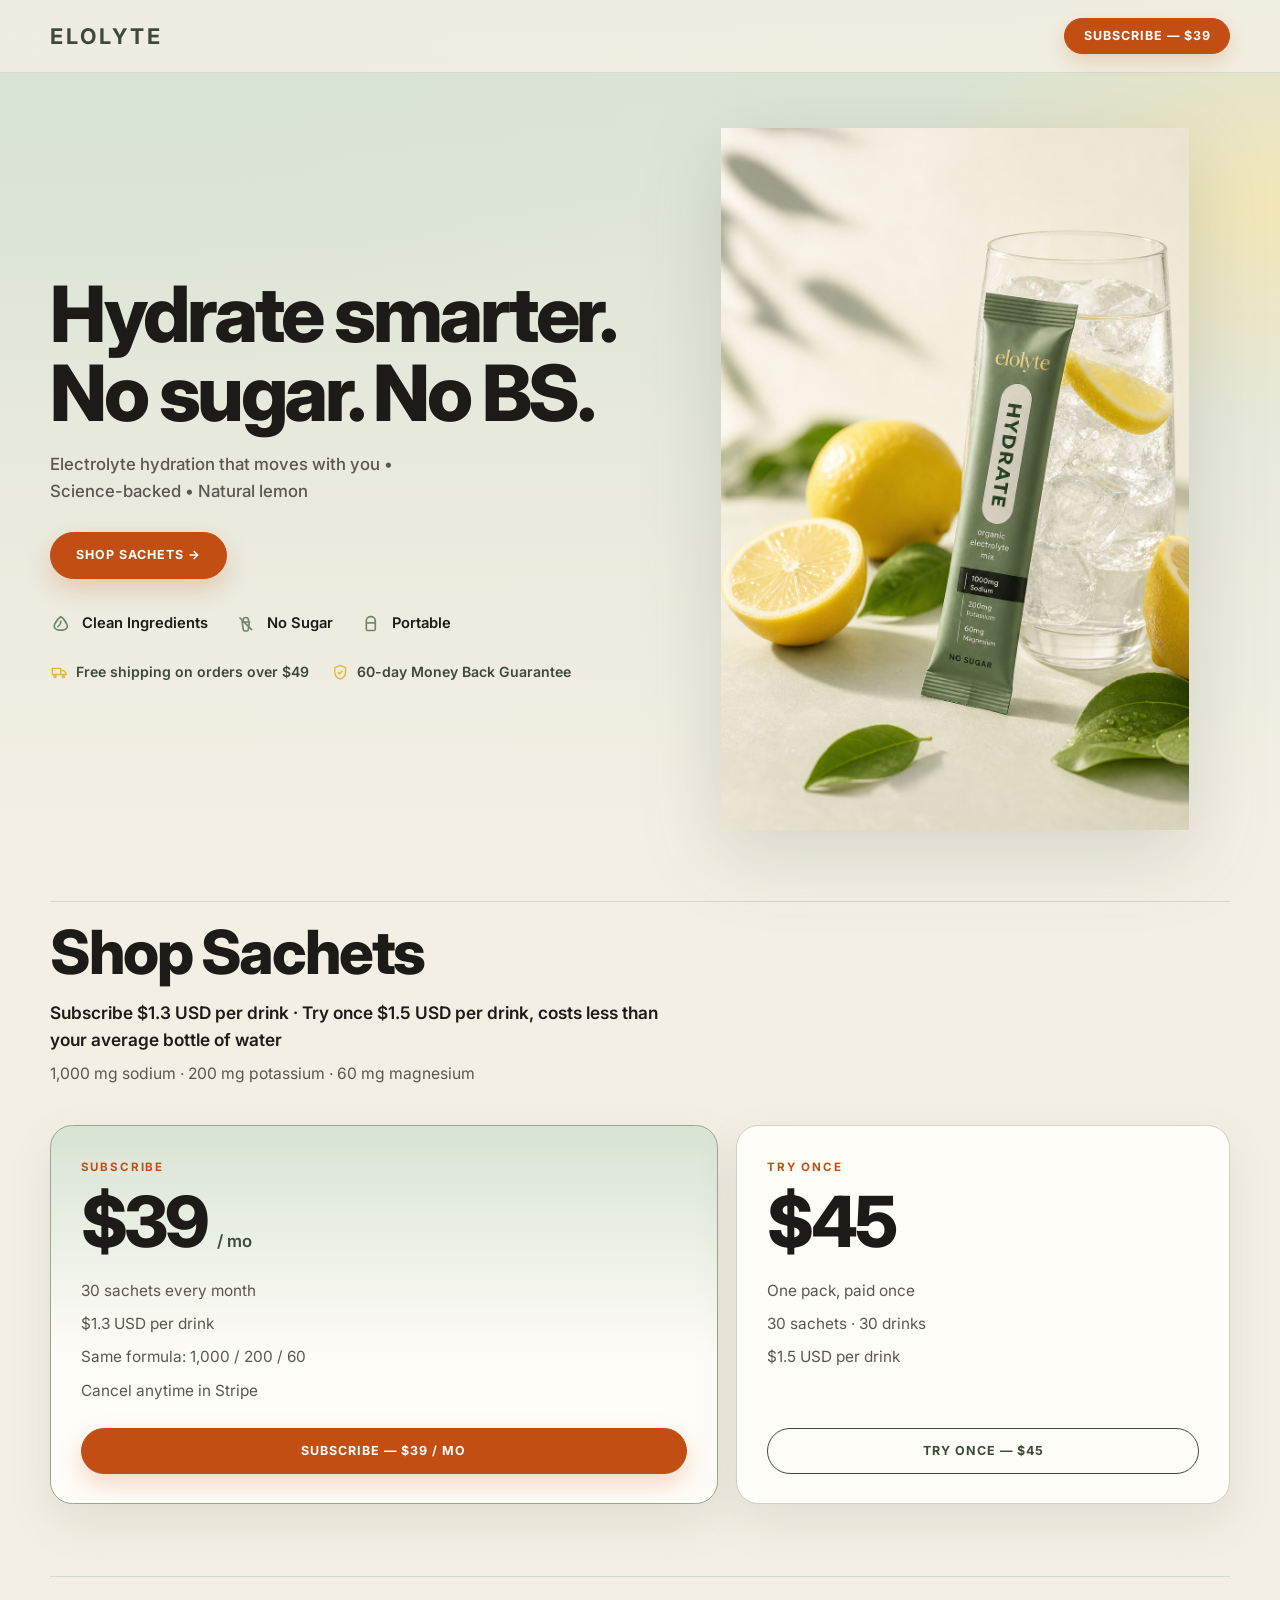
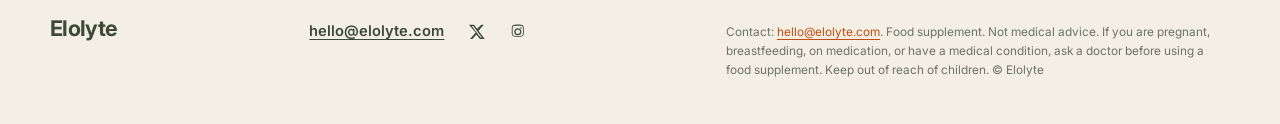
<file: index.html>
<!DOCTYPE html>
<html lang="en">
<head>
<meta charset="UTF-8">
<meta name="viewport" content="width=device-width, initial-scale=1.0">
<title>Elolyte — Hydrate smarter. No sugar. No BS.</title>
<meta name="description" content="Electrolyte hydration that moves with you. Science-backed. Natural lemon. Subscribe $39/mo or try once $45.">
<meta name="robots" content="index,follow">
<meta name="theme-color" content="#d8e3d3">
<link rel="canonical" href="https://elolyte.com/">
<link rel="icon" href="favicon.svg" type="image/svg+xml">
<meta property="og:title" content="Elolyte — Hydrate smarter. No sugar. No BS.">
<meta property="og:description" content="Electrolyte hydration that moves with you. Science-backed. Natural lemon.">
<meta property="og:url" content="https://elolyte.com/">
<meta property="og:type" content="website">
<meta property="og:image" content="https://elolyte.com/assets/hydrate-hero.jpeg">
<meta property="og:image:alt" content="Elolyte hydrate sachet beside a glass of iced lemon water">
<meta name="twitter:card" content="summary_large_image">
<meta name="twitter:image" content="https://elolyte.com/assets/hydrate-hero.jpeg">
<link rel="preconnect" href="https://fonts.googleapis.com">
<link rel="preconnect" href="https://fonts.gstatic.com" crossorigin>
<link href="https://fonts.googleapis.com/css2?family=Inter:wght@400;500;600;700;800&display=swap" rel="stylesheet">
<link rel="stylesheet" href="styles.css">
</head>
<body>
  <header class="nav">
    <div class="wrap nav-inner">
      <a class="logo" href="/">ELOLYTE</a>
      <div class="nav-actions">
        <a class="btn nav-buy" data-buy="subscription" href="https://buy.stripe.com/00w9ATeHGcLve000Km6kg00">Subscribe — $39</a>
      </div>
    </div>
  </header>

  <main id="top">
    <section class="wrap hero">
      <div>
        <h1>Hydrate smarter. No sugar. No BS.</h1>
        <p class="hero-sub">Electrolyte hydration that moves with you • Science-backed • Natural lemon</p>
        <a class="btn" href="shop.html">Shop sachets →</a>
        <ul class="features" aria-label="Product highlights">
          <li class="feature">
            <svg viewBox="0 0 24 24" fill="none" stroke="currentColor" stroke-width="1.8" aria-hidden="true">
              <path d="M5 13c2.5-6 7-9 7-9s4.5 3 7 9c1.2 2.8-1.2 6-4.6 6H9.6C6.2 19 3.8 15.8 5 13Z"/>
              <path d="M12 8.5c.2 3.2-1.6 5.6-3.8 7"/>
            </svg>
            Clean Ingredients
          </li>
          <li class="feature">
            <svg viewBox="0 0 24 24" fill="none" stroke="currentColor" stroke-width="1.8" aria-hidden="true">
              <path d="M8 10h8l-1.2 8.2a2 2 0 0 1-2 1.8h-1.6a2 2 0 0 1-2-1.8L8 10Z"/>
              <path d="M9 10V8a3 3 0 0 1 6 0v2"/>
              <path d="M5 5l14 14"/>
            </svg>
            No Sugar
          </li>
          <li class="feature">
            <svg viewBox="0 0 24 24" fill="none" stroke="currentColor" stroke-width="1.8" aria-hidden="true">
              <path d="M7 8.5c0-2.4 2.2-4.5 5-4.5s5 2.1 5 4.5v9.2a1.8 1.8 0 0 1-1.8 1.8H8.8A1.8 1.8 0 0 1 7 17.7V8.5Z"/>
              <path d="M7 11h10"/>
            </svg>
            Portable
          </li>
        </ul>
        <ul class="trust" aria-label="Order guarantees">
          <li class="trust-item">
            <svg viewBox="0 0 24 24" fill="none" stroke="currentColor" stroke-width="1.8" aria-hidden="true">
              <path d="M3 7h11v8H3z"/>
              <path d="M14 10h4l3 3v2h-7"/>
              <circle cx="6.5" cy="17.5" r="1.5"/>
              <circle cx="17.5" cy="17.5" r="1.5"/>
            </svg>
            Free shipping on orders over $49
          </li>
          <li class="trust-item">
            <svg viewBox="0 0 24 24" fill="none" stroke="currentColor" stroke-width="1.8" aria-hidden="true">
              <path d="M12 3 5 6v6c0 5 3.2 7.6 7 9 3.8-1.4 7-4 7-9V6l-7-3Z"/>
              <path d="m9 12 2 2 4-4"/>
            </svg>
            60-day Money Back Guarantee
          </li>
        </ul>
      </div>
      <aside class="hero-visual">
        <img
          class="hero-photo"
          src="assets/hydrate-hero.jpeg"
          width="1024"
          height="1536"
          alt="Elolyte hydrate sachet leaning against a glass of iced lemon water">
      </aside>
    </section>

    <section class="wrap shop home-offers" id="buy">
      <div class="shop-intro">
        <h2>Shop Sachets</h2>
        <p class="value-line">Subscribe $1.3 USD per drink · Try once $1.5 USD per drink, costs less than your average bottle of water</p>
        <p class="dose-line">1,000 mg sodium · 200 mg potassium · 60 mg magnesium</p>
      </div>
      <div class="offers">
        <article class="offer offer-featured">
          <p class="offer-tag">Subscribe</p>
          <p class="price">$39 <span>/ mo</span></p>
          <ul>
            <li>30 sachets every month</li>
            <li>$1.3 USD per drink</li>
            <li>Same formula: 1,000 / 200 / 60</li>
            <li>Cancel anytime in Stripe</li>
          </ul>
          <a class="btn" data-buy="subscription" href="#buy">Subscribe — $39 / mo</a>
        </article>
        <article class="offer">
          <p class="offer-tag">Try once</p>
          <p class="price">$45</p>
          <ul>
            <li>One pack, paid once</li>
            <li>30 sachets · 30 drinks</li>
            <li>$1.5 USD per drink</li>
          </ul>
          <a class="btn btn-ghost" data-buy="one-time" href="#buy">Try once — $45</a>
        </article>
      </div>
    </section>
  </main>

  <footer class="wrap">
    <a class="logo" href="/">Elolyte</a>
    <div class="footer-contact">
      <a href="mailto:hello@elolyte.com">hello@elolyte.com</a>
      <span class="footer-social">
        <a class="social-icon" href="https://x.com/drink_elolyte" rel="noopener noreferrer" aria-label="Elolyte on X">
          <svg viewBox="0 0 24 24" aria-hidden="true" focusable="false">
            <path fill="currentColor" d="M18.244 2.25h3.308l-7.227 8.26 8.502 11.24H16.17l-4.714-6.231-5.401 6.231H2.744l7.727-8.837L1.254 2.25H8.08l4.253 5.622L18.244 2.25zm-1.161 17.52h1.833L7.084 4.126H5.117L17.083 19.77z"/>
          </svg>
        </a>
        <a class="social-icon" href="https://www.instagram.com/drink_elolyte/" rel="noopener noreferrer" aria-label="Elolyte on Instagram">
          <svg viewBox="0 0 24 24" aria-hidden="true" focusable="false">
            <path fill="currentColor" d="M12 7.2A4.8 4.8 0 1 0 12 16.8 4.8 4.8 0 0 0 12 7.2zm0 7.92A3.12 3.12 0 1 1 12 8.88a3.12 3.12 0 0 1 0 6.24zM17.52 6.84a1.12 1.12 0 1 1-2.24 0 1.12 1.12 0 0 1 2.24 0Z"/>
            <path fill="currentColor" fill-rule="evenodd" d="M12 2.16c-2.67 0-3.01.01-4.06.06-2.73.12-4 1.4-4.13 4.13C3.76 7.4 3.75 7.74 3.75 10.41s.01 3.01.06 4.06c.12 2.72 1.4 4 4.13 4.13 1.05.05 1.39.06 4.06.06s3.01-.01 4.06-.06c2.73-.12 4-1.4 4.13-4.13.05-1.05.06-1.39.06-4.06s-.01-3.01-.06-4.06c-.12-2.72-1.4-4-4.13-4.13-1.05-.05-1.39-.06-4.06-.06Zm0 1.62c2.62 0 2.93.01 3.97.06 1.99.09 2.91 1.04 3 3 .05 1.03.06 1.34.06 3.97s-.01 2.93-.06 3.97c-.09 1.96-1.01 2.91-3 3-1.03.05-1.34.06-3.97.06s-2.93-.01-3.97-.06c-1.99-.09-2.91-1.04-3-3-.05-1.03-.06-1.34-.06-3.97s.01-2.93.06-3.97c.09-1.96 1.01-2.91 3-3 1.04-.05 1.35-.06 3.97-.06Z" clip-rule="evenodd"/>
          </svg>
        </a>
      </span>
    </div>
    <p class="fineprint">Contact: <a href="mailto:hello@elolyte.com">hello@elolyte.com</a>. Food supplement. Not medical advice. If you are pregnant, breastfeeding, on medication, or have a medical condition, ask a doctor before using a food supplement. Keep out of reach of children. © Elolyte</p>
  </footer>
  <script src="buy.js"></script>
</body>
</html>
</file>
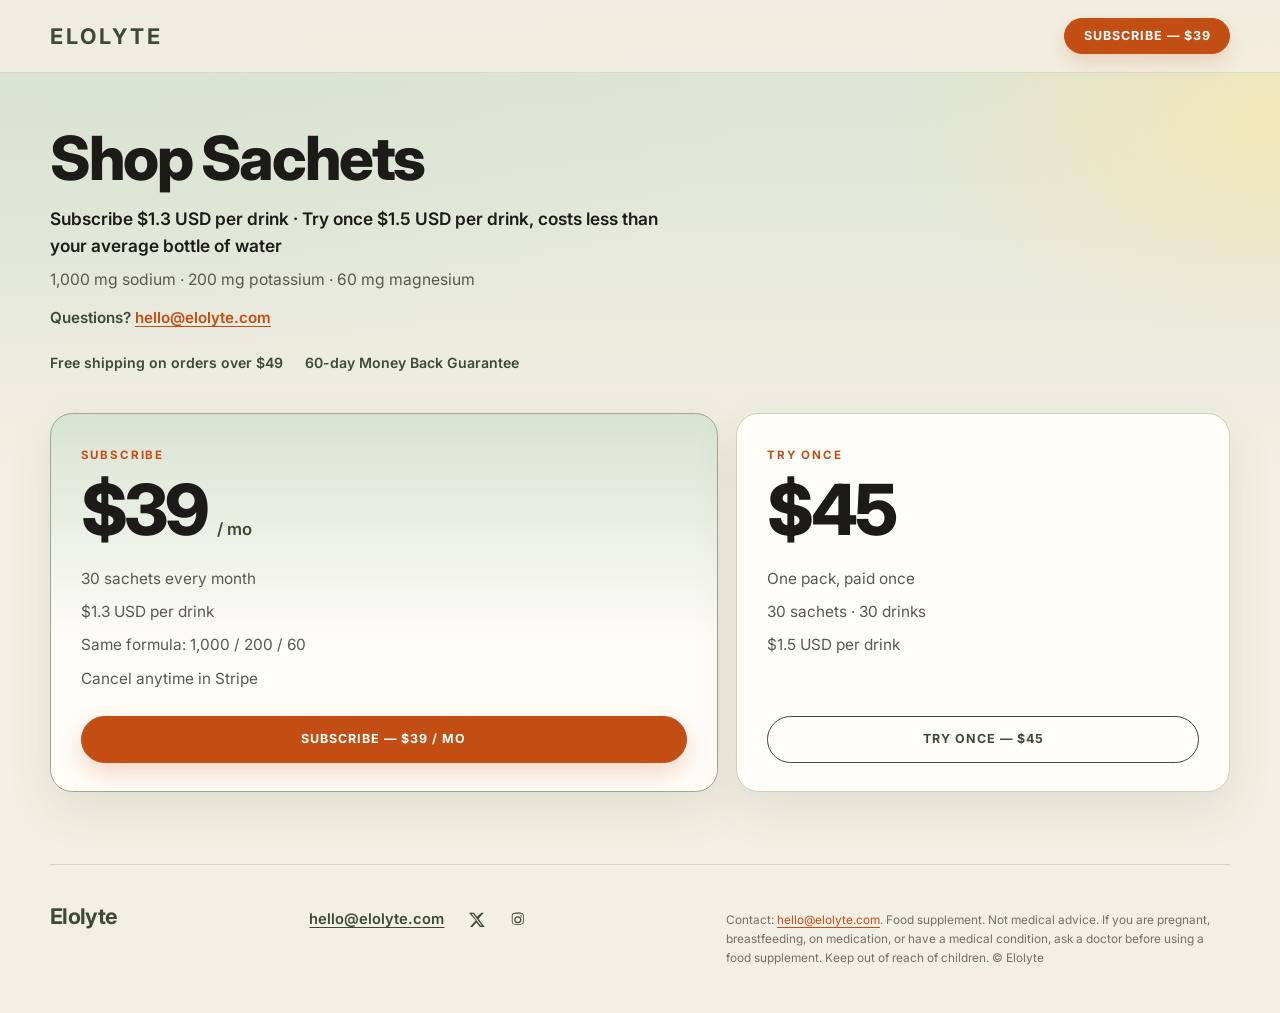
<file: shop.html>
<!DOCTYPE html>
<html lang="en">
<head>
<meta charset="UTF-8">
<meta name="viewport" content="width=device-width, initial-scale=1.0">
<title>Shop Sachets — Elolyte</title>
<meta name="description" content="Elolyte sachets. Subscribe $39/mo ($1.3 per drink) or try once $45 ($1.5 per drink). 1,000 mg sodium · 200 mg potassium · 60 mg magnesium.">
<meta name="robots" content="index,follow">
<meta name="theme-color" content="#d8e3d3">
<link rel="canonical" href="https://elolyte.com/shop.html">
<link rel="icon" href="favicon.svg" type="image/svg+xml">
<meta property="og:title" content="Shop Sachets — Elolyte">
<meta property="og:description" content="Subscribe $39/mo ($1.3 per drink) or try once $45 ($1.5 per drink).">
<meta property="og:url" content="https://elolyte.com/shop.html">
<meta property="og:type" content="website">
<meta property="og:image" content="https://elolyte.com/assets/hydrate-hero.jpeg">
<meta property="og:image:alt" content="Elolyte hydrate sachet beside a glass of iced lemon water">
<meta name="twitter:card" content="summary_large_image">
<meta name="twitter:image" content="https://elolyte.com/assets/hydrate-hero.jpeg">
<link rel="preconnect" href="https://fonts.googleapis.com">
<link rel="preconnect" href="https://fonts.gstatic.com" crossorigin>
<link href="https://fonts.googleapis.com/css2?family=Inter:wght@400;500;600;700;800&display=swap" rel="stylesheet">
<link rel="stylesheet" href="styles.css">
</head>
<body>
  <header class="nav">
    <div class="wrap nav-inner">
      <a class="logo" href="/">ELOLYTE</a>
      <div class="nav-actions">
        <a class="btn nav-buy" data-buy="subscription" href="https://buy.stripe.com/00w9ATeHGcLve000Km6kg00">Subscribe — $39</a>
      </div>
    </div>
  </header>

  <main class="wrap shop" id="buy">
    <div class="shop-intro">
      <h1>Shop Sachets</h1>
      <p class="value-line">Subscribe $1.3 USD per drink · Try once $1.5 USD per drink, costs less than your average bottle of water</p>
      <p class="dose-line">1,000 mg sodium · 200 mg potassium · 60 mg magnesium</p>
      <p class="contact-line">Questions? <a href="mailto:hello@elolyte.com">hello@elolyte.com</a></p>
      <ul class="trust trust-shop" aria-label="Order guarantees">
        <li class="trust-item">Free shipping on orders over $49</li>
        <li class="trust-item">60-day Money Back Guarantee</li>
      </ul>
    </div>

    <div class="offers">
      <article class="offer offer-featured">
        <p class="offer-tag">Subscribe</p>
        <p class="price">$39 <span>/ mo</span></p>
        <ul>
          <li>30 sachets every month</li>
          <li>$1.3 USD per drink</li>
          <li>Same formula: 1,000 / 200 / 60</li>
          <li>Cancel anytime in Stripe</li>
        </ul>
        <a class="btn" data-buy="subscription" href="#buy">Subscribe — $39 / mo</a>
      </article>
      <article class="offer">
        <p class="offer-tag">Try once</p>
        <p class="price">$45</p>
        <ul>
          <li>One pack, paid once</li>
          <li>30 sachets · 30 drinks</li>
          <li>$1.5 USD per drink</li>
        </ul>
        <a class="btn btn-ghost" data-buy="one-time" href="#buy">Try once — $45</a>
      </article>
    </div>
  </main>

  <footer class="wrap">
    <a class="logo" href="/">Elolyte</a>
    <div class="footer-contact">
      <a href="mailto:hello@elolyte.com">hello@elolyte.com</a>
      <span class="footer-social">
        <a class="social-icon" href="https://x.com/drink_elolyte" rel="noopener noreferrer" aria-label="Elolyte on X">
          <svg viewBox="0 0 24 24" aria-hidden="true" focusable="false">
            <path fill="currentColor" d="M18.244 2.25h3.308l-7.227 8.26 8.502 11.24H16.17l-4.714-6.231-5.401 6.231H2.744l7.727-8.837L1.254 2.25H8.08l4.253 5.622L18.244 2.25zm-1.161 17.52h1.833L7.084 4.126H5.117L17.083 19.77z"/>
          </svg>
        </a>
        <a class="social-icon" href="https://www.instagram.com/drink_elolyte/" rel="noopener noreferrer" aria-label="Elolyte on Instagram">
          <svg viewBox="0 0 24 24" aria-hidden="true" focusable="false">
            <path fill="currentColor" d="M12 7.2A4.8 4.8 0 1 0 12 16.8 4.8 4.8 0 0 0 12 7.2zm0 7.92A3.12 3.12 0 1 1 12 8.88a3.12 3.12 0 0 1 0 6.24zM17.52 6.84a1.12 1.12 0 1 1-2.24 0 1.12 1.12 0 0 1 2.24 0Z"/>
            <path fill="currentColor" fill-rule="evenodd" d="M12 2.16c-2.67 0-3.01.01-4.06.06-2.73.12-4 1.4-4.13 4.13C3.76 7.4 3.75 7.74 3.75 10.41s.01 3.01.06 4.06c.12 2.72 1.4 4 4.13 4.13 1.05.05 1.39.06 4.06.06s3.01-.01 4.06-.06c2.73-.12 4-1.4 4.13-4.13.05-1.05.06-1.39.06-4.06s-.01-3.01-.06-4.06c-.12-2.72-1.4-4-4.13-4.13-1.05-.05-1.39-.06-4.06-.06Zm0 1.62c2.62 0 2.93.01 3.97.06 1.99.09 2.91 1.04 3 3 .05 1.03.06 1.34.06 3.97s-.01 2.93-.06 3.97c-.09 1.96-1.01 2.91-3 3-1.03.05-1.34.06-3.97.06s-2.93-.01-3.97-.06c-1.99-.09-2.91-1.04-3-3-.05-1.03-.06-1.34-.06-3.97s.01-2.93.06-3.97c.09-1.96 1.01-2.91 3-3 1.04-.05 1.35-.06 3.97-.06Z" clip-rule="evenodd"/>
          </svg>
        </a>
      </span>
    </div>
    <p class="fineprint">Contact: <a href="mailto:hello@elolyte.com">hello@elolyte.com</a>. Food supplement. Not medical advice. If you are pregnant, breastfeeding, on medication, or have a medical condition, ask a doctor before using a food supplement. Keep out of reach of children. © Elolyte</p>
  </footer>
  <script src="buy.js"></script>
</body>
</html>
</file>
<file: styles.css>
:root {
  --sage: #c5d2be;
  --sage-wash: #d8e3d3;
  --sage-deep: #6f8468;
  --olive: #3d4a38;
  --cream: #f4efe4;
  --cream-hot: #fffaf1;
  --paper: #ece4d4;
  --ink: #1c1b17;
  --muted: #5a574e;
  --orange: #c24e14;
  --orange-hot: #a84210;
  --lemon: #e4b83a;
  --lemon-wash: #f3e7b8;
  --line: #c9d4c4;
  --card: #fffdf8;
  --fineprint: #6f7268;
  --shadow: 0 18px 46px rgba(61, 74, 56, 0.1);
}

*, *::before, *::after { box-sizing: border-box; margin: 0; padding: 0; }

html { scroll-behavior: smooth; }

body {
  min-height: 100svh;
  color: var(--ink);
  font-family: Inter, "Helvetica Neue", system-ui, sans-serif;
  font-size: 1.0625rem;
  line-height: 1.6;
  -webkit-font-smoothing: antialiased;
  background:
    radial-gradient(1200px 640px at 8% 0%, var(--sage-wash) 0%, transparent 58%),
    radial-gradient(900px 520px at 100% 12%, var(--lemon-wash) 0%, transparent 42%),
    linear-gradient(180deg, var(--sage-wash) 0%, var(--cream) 48%, var(--cream) 100%);
}

img { display: block; max-width: 100%; }
a { color: inherit; }
:focus-visible { outline: 2px solid var(--orange); outline-offset: 3px; }

.wrap { width: min(1180px, calc(100% - 3.25rem)); margin-inline: auto; }

.nav {
  position: sticky;
  top: 0;
  z-index: 20;
  background: color-mix(in srgb, var(--cream) 82%, transparent);
  backdrop-filter: blur(16px);
  border-bottom: 1px solid color-mix(in srgb, var(--line) 70%, transparent);
}

.nav-inner {
  display: flex;
  align-items: center;
  justify-content: space-between;
  height: 72px;
  gap: 1.25rem;
}

.nav-actions {
  display: flex;
  align-items: center;
  gap: 1rem 1.15rem;
}

.logo {
  font-size: 1.35rem;
  font-weight: 700;
  letter-spacing: -0.03em;
  text-decoration: none;
  color: var(--olive);
}

.nav .logo {
  letter-spacing: 0.14em;
}

.nav-link {
  text-decoration: none;
  font-size: 0.95rem;
  font-weight: 600;
  color: var(--olive);
}

.nav-link:hover,
.nav-link[aria-current="page"] { color: var(--ink); }

.btn {
  display: inline-flex;
  align-items: center;
  justify-content: center;
  gap: 0.55rem;
  background: var(--orange);
  color: #fff;
  text-decoration: none;
  border: 1px solid var(--orange);
  border-radius: 999px;
  padding: 1rem 1.55rem;
  font: 700 0.78rem/1 Inter, system-ui, sans-serif;
  letter-spacing: 0.08em;
  text-transform: uppercase;
  cursor: pointer;
  box-shadow: 0 10px 24px rgba(194, 78, 20, 0.22);
  transition: background 0.15s ease, border-color 0.15s ease, transform 0.15s ease;
}

.btn:hover { background: var(--orange-hot); border-color: var(--orange-hot); }
.btn:active { transform: translateY(1px); }

.nav-buy {
  padding: 0.7rem 1.15rem;
  box-shadow: 0 8px 18px rgba(194, 78, 20, 0.18);
}

.btn-ghost {
  background: transparent;
  color: var(--olive);
  border-color: var(--olive);
  box-shadow: none;
}

.btn-ghost:hover { background: var(--olive); color: var(--cream); border-color: var(--olive); }

.hero {
  display: grid;
  grid-template-columns: minmax(0, 1.02fr) minmax(0, 0.98fr);
  gap: 3.5rem;
  align-items: center;
  min-height: calc(100svh - 72px);
  padding: 3.25rem 0 4.25rem;
}

.hero h1 {
  font-size: clamp(2.7rem, 6.2vw, 4.85rem);
  font-weight: 800;
  letter-spacing: -0.045em;
  line-height: 1.02;
  max-width: 11ch;
  margin-bottom: 1.15rem;
}

.hero-sub {
  max-width: 36ch;
  color: var(--muted);
  font-size: 1.05rem;
  font-weight: 500;
  margin-bottom: 1.7rem;
}

.features {
  display: flex;
  flex-wrap: wrap;
  gap: 1.35rem 1.7rem;
  list-style: none;
  margin-top: 2.1rem;
}

.feature {
  display: flex;
  align-items: center;
  gap: 0.65rem;
  font-size: 0.92rem;
  font-weight: 600;
  color: var(--ink);
}

.feature svg {
  width: 1.35rem;
  height: 1.35rem;
  flex: none;
  color: var(--sage-deep);
}

.trust {
  display: flex;
  flex-wrap: wrap;
  gap: 0.7rem 1.35rem;
  list-style: none;
  margin-top: 1.55rem;
}

.trust-item {
  display: flex;
  align-items: center;
  gap: 0.5rem;
  font-size: 0.88rem;
  font-weight: 600;
  color: var(--olive);
}

.trust-item svg {
  width: 1.15rem;
  height: 1.15rem;
  flex: none;
  color: var(--lemon);
}

.trust-shop {
  margin: 1.35rem 0 0;
}

.hero-visual {
  position: relative;
}

.hero-photo {
  width: 100%;
  height: auto;
  max-height: min(78svh, 760px);
  object-fit: contain;
  filter: drop-shadow(0 22px 40px rgba(52, 62, 48, 0.16));
}

.shop {
  padding: 3.4rem 0 4.5rem;
}

.home-offers {
  padding-top: 1.2rem;
  border-top: 1px solid color-mix(in srgb, var(--line) 80%, transparent);
}

.contact-line {
  margin-top: 0.85rem;
  font-size: 0.95rem;
  font-weight: 600;
  color: var(--olive);
}

.contact-line a {
  color: var(--orange);
  text-underline-offset: 3px;
}

.contact-line a:hover { color: var(--orange-hot); }

.shop-intro {
  max-width: 40rem;
  margin-bottom: 2.4rem;
}

.shop-intro h1,
.shop-intro h2 {
  font-size: clamp(2.4rem, 5vw, 3.8rem);
  font-weight: 800;
  letter-spacing: -0.04em;
  line-height: 1.05;
  margin-bottom: 0.85rem;
}

.value-line {
  font-size: 1.08rem;
  font-weight: 600;
  margin-bottom: 0.45rem;
}

.dose-line {
  color: var(--muted);
  font-size: 0.98rem;
}

.offers {
  display: grid;
  grid-template-columns: 1.15fr 0.85fr;
  gap: 1.15rem;
  align-items: stretch;
}

.offer {
  background: var(--card);
  border: 1px solid var(--line);
  border-radius: 1.4rem;
  padding: 2rem 1.85rem 1.8rem;
  display: flex;
  flex-direction: column;
  box-shadow: var(--shadow);
}

.offer-featured {
  background: linear-gradient(180deg, var(--sage-wash) 0%, var(--card) 62%);
  color: var(--ink);
  border-color: color-mix(in srgb, var(--sage-deep) 55%, var(--line));
}

.offer-tag {
  font-size: 0.72rem;
  font-weight: 700;
  letter-spacing: 0.16em;
  text-transform: uppercase;
  color: var(--orange);
  margin-bottom: 0.7rem;
}

.offer-featured .offer-tag { color: var(--orange); }

.price {
  font-size: clamp(3rem, 6vw, 4.4rem);
  font-weight: 800;
  letter-spacing: -0.045em;
  line-height: 0.9;
  margin: 0.15rem 0 0.45rem;
}

.price span {
  font-size: 1.05rem;
  font-weight: 600;
  letter-spacing: 0;
  color: var(--muted);
}

.offer-featured .price span { color: var(--olive); }

.offer ul {
  list-style: none;
  display: grid;
  gap: 0.55rem;
  margin: 1.15rem 0 1.55rem;
  color: var(--muted);
  font-size: 0.96rem;
}

.offer-featured ul { color: var(--muted); }
.offer .btn { width: 100%; margin-top: auto; }

footer {
  padding: 2.1rem 0 2.8rem;
  display: flex;
  justify-content: space-between;
  gap: 1rem;
  flex-wrap: wrap;
  align-items: baseline;
  border-top: 1px solid color-mix(in srgb, var(--line) 80%, transparent);
}

.footer-contact {
  display: flex;
  flex-wrap: wrap;
  align-items: center;
  gap: 0.35rem 1.05rem;
  font-size: 0.92rem;
  font-weight: 600;
}

.footer-social {
  display: flex;
  align-items: center;
  gap: 0.55rem;
}

.social-icon {
  display: inline-flex;
  align-items: center;
  justify-content: center;
  width: 2rem;
  height: 2rem;
  color: var(--olive);
  text-decoration: none;
  border-radius: 999px;
}

.social-icon svg {
  width: 1.1rem;
  height: 1.1rem;
  display: block;
}

.social-icon:hover { color: var(--ink); background: color-mix(in srgb, var(--sage-wash) 70%, transparent); }

footer a { color: var(--olive); text-underline-offset: 3px; }
footer a:hover { color: var(--ink); }
.fineprint a { color: var(--orange); }
.fineprint a:hover { color: var(--orange-hot); }

.fineprint {
  width: 100%;
  font-size: 0.74rem;
  color: var(--fineprint);
  max-width: 72ch;
}

@media (max-width: 900px) {
  .wrap { width: min(1180px, calc(100% - 1.6rem)); }
  .hero,
  .offers { grid-template-columns: 1fr; }
  .hero {
    gap: 1.5rem;
    padding: 1.4rem 0 2.6rem;
    min-height: unset;
  }
  .hero-visual { order: -1; }
  .hero h1 { max-width: 12ch; }
  .hero-photo { max-height: min(58svh, 460px); margin-inline: auto; }
  .features { gap: 0.95rem 1.2rem; }
  .shop { padding: 2rem 0 3.2rem; }
  .nav-actions { gap: 0.7rem; }
  .nav-buy { padding: 0.62rem 0.95rem; }
}

@media (prefers-reduced-motion: reduce) {
  html { scroll-behavior: auto; }
  .btn { transition: none; }
}
</file>
